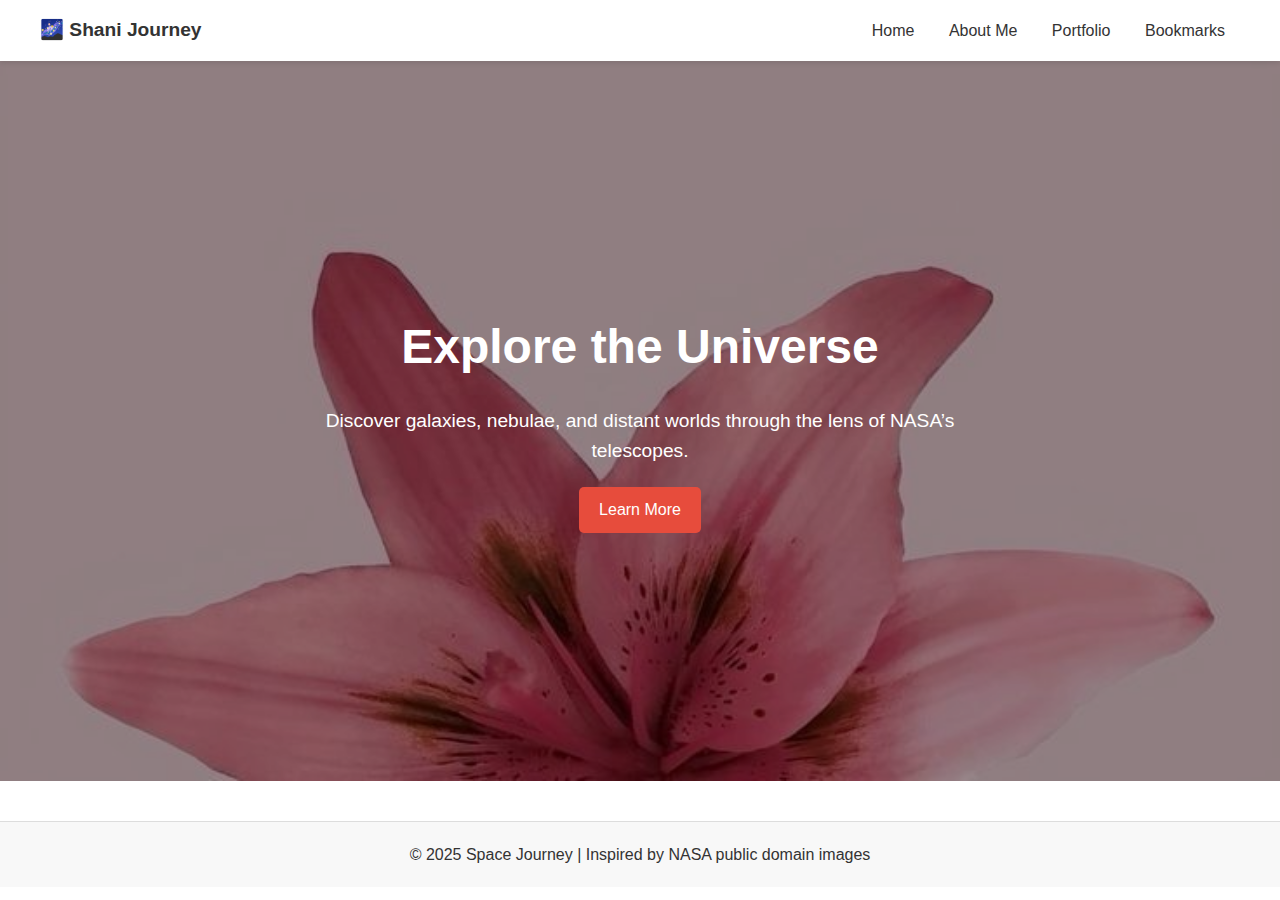
<file: index.html>
<!DOCTYPE html>
<html lang="en">
<head>
  <meta charset="UTF-8">
  <meta name="viewport" content="width=device-width, initial-scale=1.0">
  <title>Home | Travel Through Space</title>
  <link rel="stylesheet" href="styles.css">
</head>
<body>
  <header class="navbar">
    <div class="logo">🌌 Shani Journey</div>
    <nav>
      <a href="index.html">Home</a>
      <a href="about.html">About Me</a>
      <a href="portfolio.html">Portfolio</a>
      <a href="bookmarks.html">Bookmarks</a>
    </nav>
  </header>

  <section class="hero" style="background-image: url(flower2.jpeg);">
    <div class="hero-content">
      <h1>Explore the Universe</h1>
      <p>Discover galaxies, nebulae, and distant worlds through the lens of NASA’s telescopes.</p>
      <a href="about.html" class="btn">Learn More</a>
    </div>
  </section>

  <footer>
    <p>© 2025 Space Journey | Inspired by NASA public domain images</p>
  </footer>
</body>
</html>
</file>
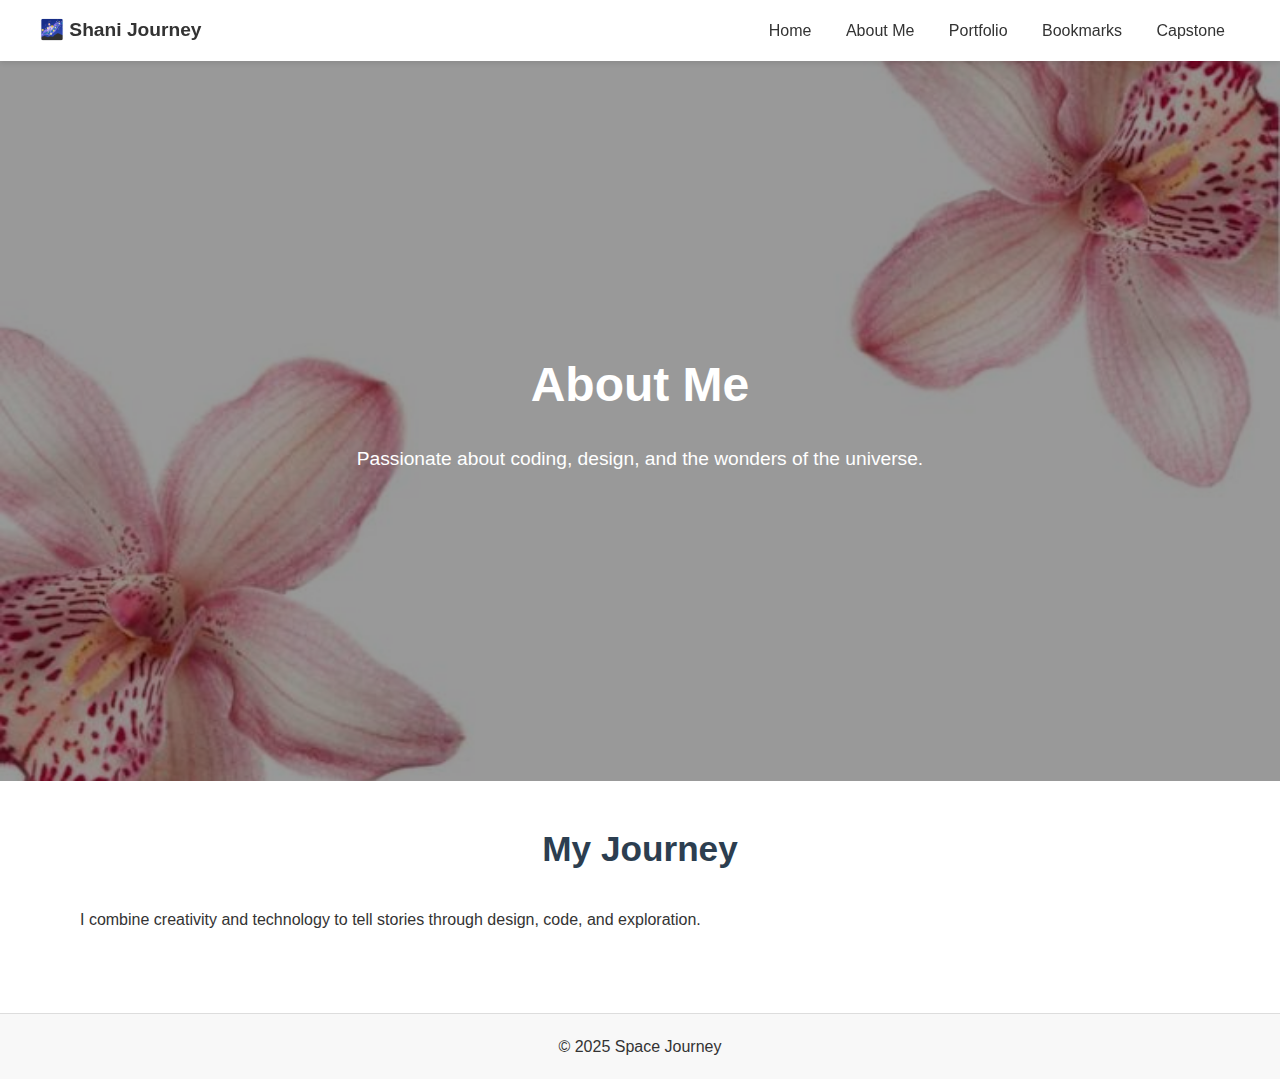
<file: about.html>
<!DOCTYPE html>
<html lang="en">
<head>
  <meta charset="UTF-8">
  <meta name="viewport" content="width=device-width, initial-scale=1.0">
  <title>About Me | Space Journey</title>
  <link rel="stylesheet" href="styles.css">
</head>
<body>
   <header class="navbar">
    <div class="logo">🌌 Shani Journey</div>
    <nav>
      <a href="index.html">Home</a>
      <a href="about.html">About Me</a>
      <a href="portfolio.html">Portfolio</a>
      <a href="bookmarks.html">Bookmarks</a>
      <a href="E-MARKETING.html">Capstone</a>
    </nav>
  </header>

  <section class="hero" style="background-image: url(flower1.jpeg);">
    <div class="hero-content">
      <h1>About Me</h1>
      <p>Passionate about coding, design, and the wonders of the universe.</p>
    </div>
  </section>

  <main class="content">
    <h2>My Journey</h2>
    <p>I combine creativity and technology to tell stories through design, code, and exploration.</p>
  </main>

  <footer>
    <p>© 2025 Space Journey</p>
  </footer>
</body>
</html>
</file>
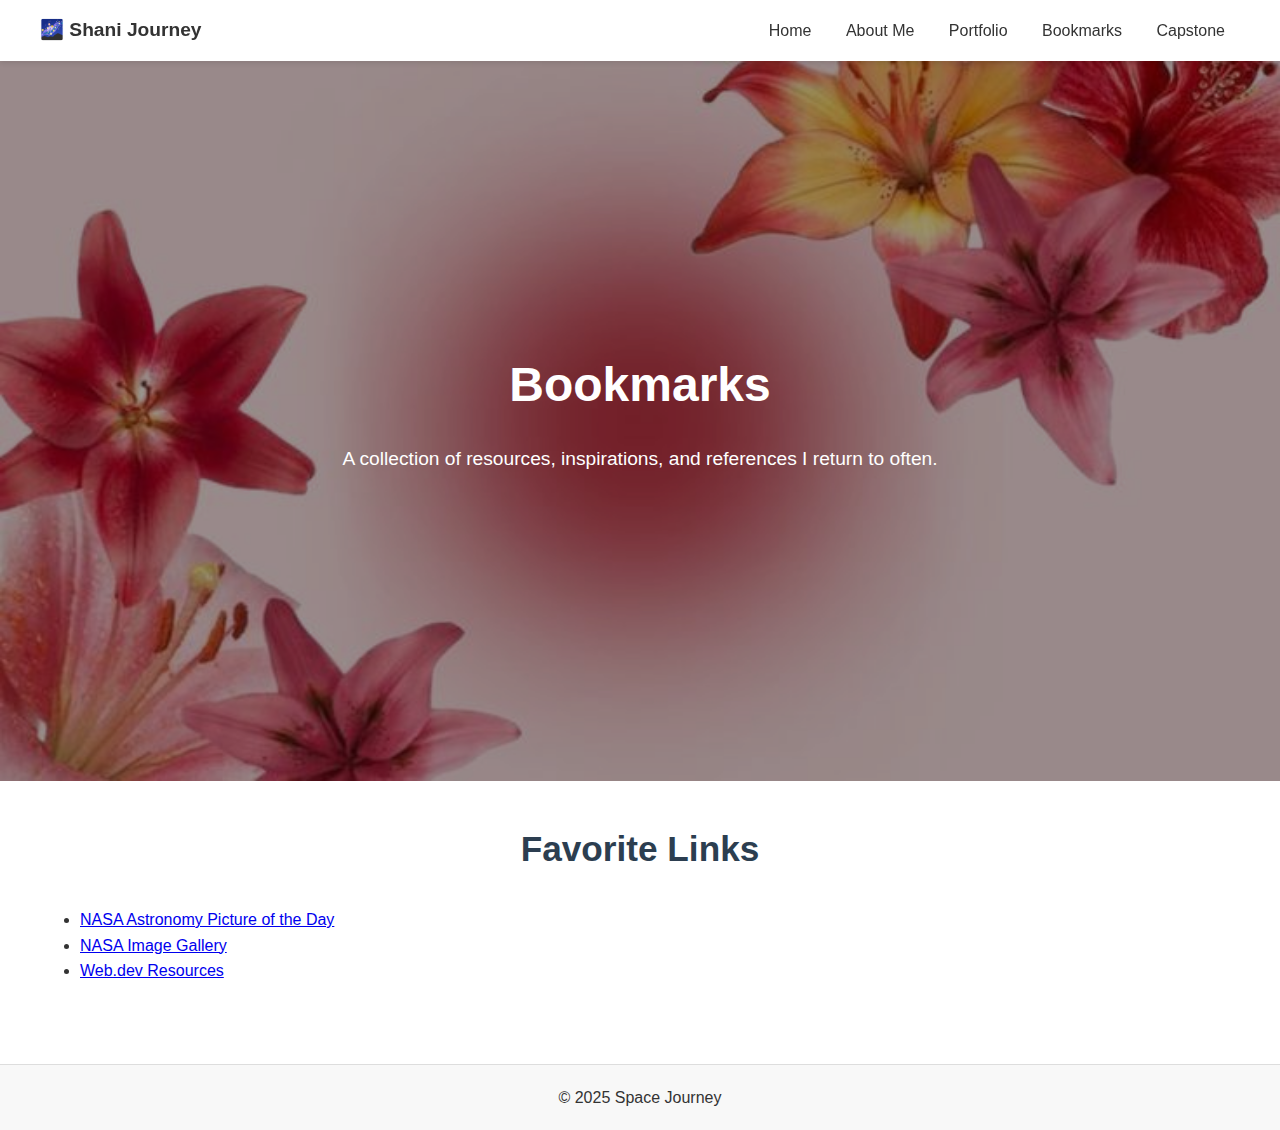
<file: bookmarks.html>
<!DOCTYPE html>
<html lang="en">
<head>
  <meta charset="UTF-8">
  <meta name="viewport" content="width=device-width, initial-scale=1.0">
  <title>Bookmarks | Space Journey</title>
  <link rel="stylesheet" href="styles.css">
</head>
<body>
   <header class="navbar">
    <div class="logo">🌌 Shani Journey</div>
    <nav>
      <a href="index.html">Home</a>
      <a href="about.html">About Me</a>
      <a href="portfolio.html">Portfolio</a>
      <a href="bookmarks.html">Bookmarks</a>
      <a href="E-MARKETING.html">Capstone</a>
    </nav>
  </header>

  <section class="hero" style="background-image: url(flower3.jpeg);">
    <div class="hero-content">
      <h1>Bookmarks</h1>
      <p>A collection of resources, inspirations, and references I return to often.</p>
    </div>
  </section>

  <main class="content">
    <h2>Favorite Links</h2>
    <ul>
      <li><a href="https://apod.nasa.gov/apod/astropix.html" target="_blank">NASA Astronomy Picture of the Day</a></li>
      <li><a href="https://www.nasa.gov/multimedia/imagegallery" target="_blank">NASA Image Gallery</a></li>
      <li><a href="https://www.web.dev/" target="_blank">Web.dev Resources</a></li>
    </ul>
  </main>

  <footer>
    <p>© 2025 Space Journey</p>
  </footer>
</body>
</html>
</file>
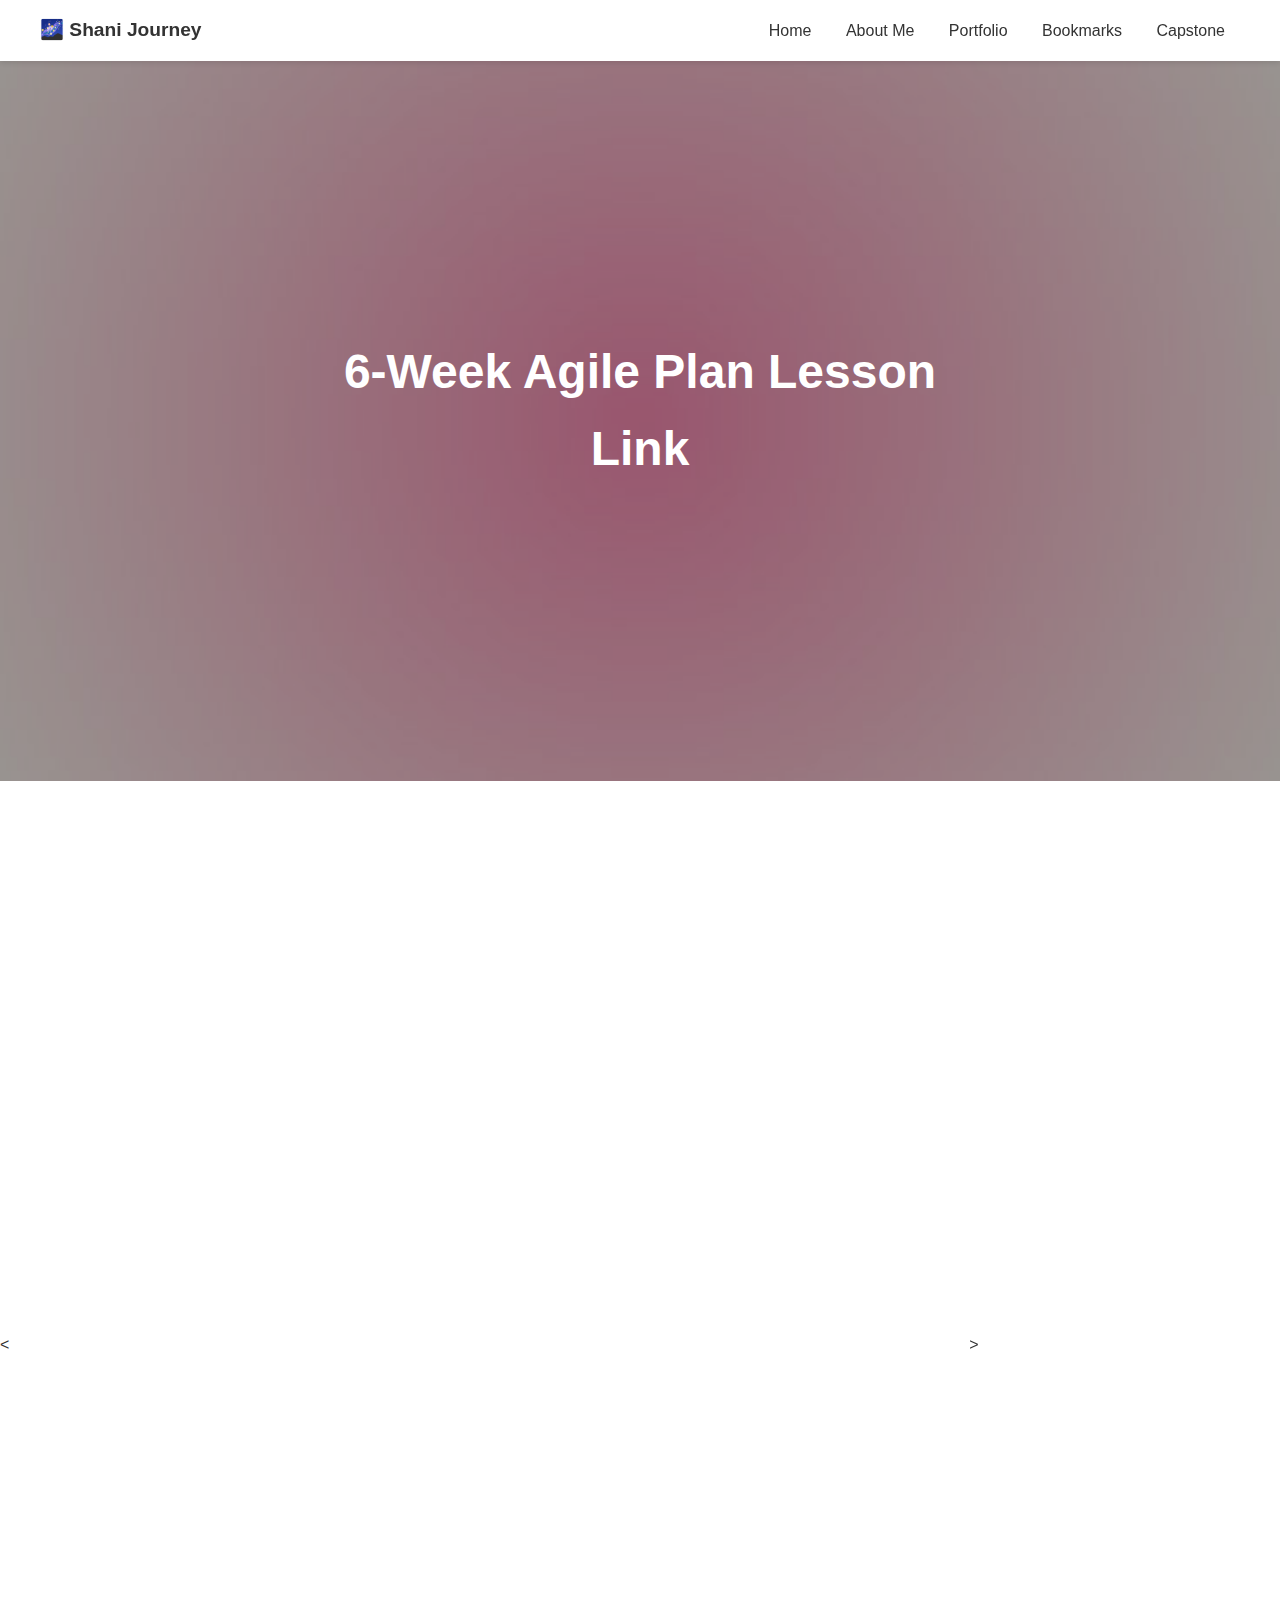
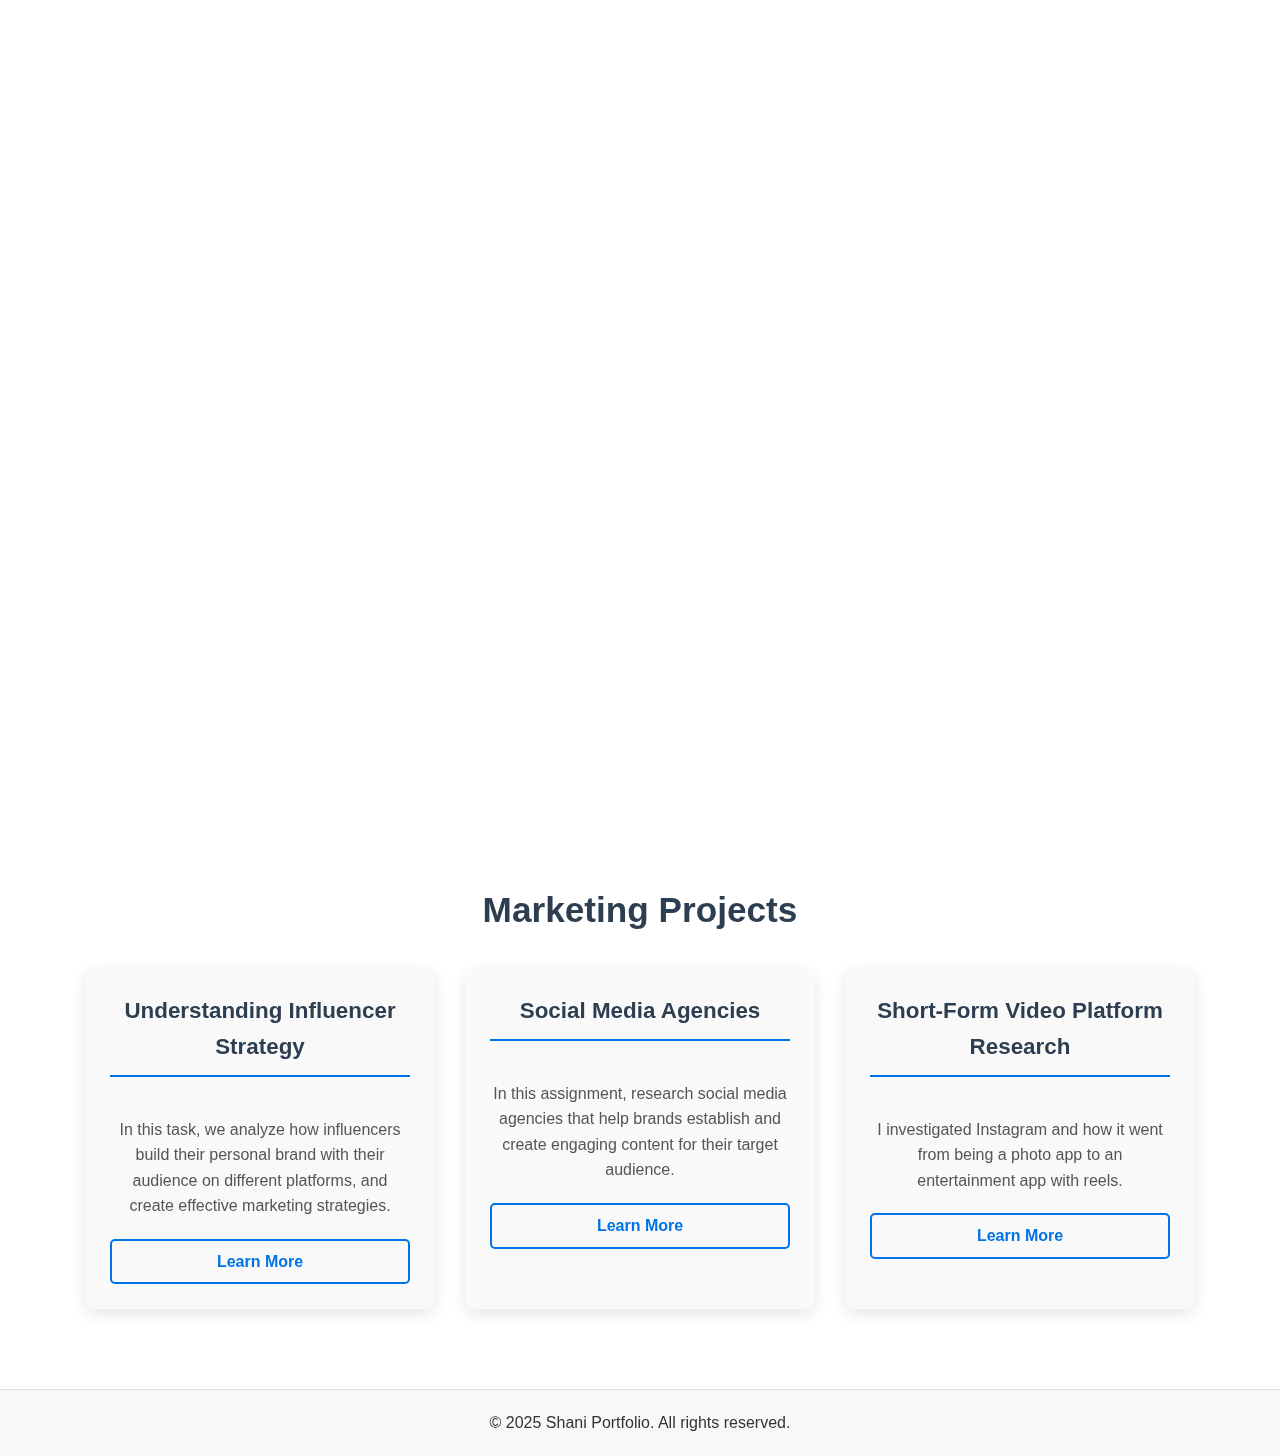
<file: E-MARKETING.html>
<!DOCTYPE html>
<html lang="en">
<head>
  <meta charset="UTF-8">
  <meta name="viewport" content="width=device-width, initial-scale=1.0">
  <title>Portfolio | Space Journey</title>
  <link rel="stylesheet" href="styles.css">
</head>
<body>
    <header class="navbar">
    <div class="logo">🌌 Shani Journey</div>
    <nav>
      <a href="index.html">Home</a>
      <a href="about.html">About Me</a>
      <a href="portfolio.html">Portfolio</a>
      <a href="bookmarks.html">Bookmarks</a>
      <a href="E-MARKETING.html">Capstone</a>
    </nav>
  </header>

  <section class="hero" style="background-image: url(pink.jpeg);">
    <div class="hero-content">
      <h1>6-Week Agile Plan Lesson Link</h1>

    </div>
  </section>

<div class="iframe-container">
<<iframe src="https://docs.google.com/presentation/d/e/2PACX-1vRyHn7TEb1SwjXXlIM10S-qrez7uOhwpYB8_eA4XkQ88E_QojFXBypDhL8K8JjLSs8cVK7xbgPBErjL/pubembed?start=false&loop=false&delayms=3000" frameborder="0" width="960" height="569" allowfullscreen="true" mozallowfullscreen="true" webkitallowfullscreen="true"></iframe>>
</div>
  <div class="iframe-container">
<iframe src="https://docs.google.com/presentation/d/e/2PACX-1vRpzBCJhff2sfEEMzfNuQj1fZ5ajIbdPqgthai18ZCHUELxOz1VCxoSVs2PKOVyCBZNVdOtMkTUhLZk/pubembed?start=false&loop=false&delayms=3000" frameborder="0" width="900" height="500" ></iframe>
  </div>
  <div class="iframe-container">
<iframe src="https://docs.google.com/presentation/d/e/2PACX-1vS-YbpCfu40qrJ1QvWVX0AlH3Sh8CoWLEjTZp_dIyTvH8cHRShGaK0nvVon5oGWvBLNHRc-gAO-GXHa/pubembed?start=false&loop=false&delayms=3000" frameborder="0" width="960" height="569" allowfullscreen="true" mozallowfullscreen="true" webkitallowfullscreen="true"></iframe>

</div>

  <main class="content">
    <h2>Marketing Projects</h2>
    <div class="projects-container">
      <!-- Project 1 -->
      <div class="project">
        <h3 class="project-title">Understanding Influencer Strategy</h3>
        <div class="social-logos">
          <a href="#" class="social-icon instagram"><i class="fab fa-instagram"></i></a>
          <a href="#" class="social-icon youtube"><i class="fab fa-youtube"></i></a>
          <a href="#" class="social-icon tiktok"><i class="fab fa-tiktok"></i></a>
        </div>
        <p class="project-description">
          In this task, we analyze how influencers build their personal brand with their audience on different platforms, and create effective marketing strategies.
        </p>
        <a href="#" class="learn-more">Learn More</a>
      </div>
      
      <!-- Project 2 -->
      <div class="project">
        <h3 class="project-title">Social Media Agencies</h3>
        <div class="social-logos">
          <a href="#" class="social-icon instagram"><i class="fab fa-instagram"></i></a>
          <a href="#" class="social-icon youtube"><i class="fab fa-youtube"></i></a>
          <a href="#" class="social-icon tiktok"><i class="fab fa-tiktok"></i></a>
        </div>
        <p class="project-description">
          In this assignment, research social media agencies that help brands establish and create engaging content for their target audience.
        </p>
        <a href="#" class="learn-more">Learn More</a>
      </div>
      
      <!-- Project 3 -->
      <div class="project">
        <h3 class="project-title">Short-Form Video Platform Research</h3>
        <div class="social-logos">
          <a href="#" class="social-icon instagram"><i class="fab fa-instagram"></i></a>
          <a href="#" class="social-icon youtube"><i class="fab fa-youtube"></i></a>
          <a href="#" class="social-icon tiktok"><i class="fab fa-tiktok"></i></a>
        </div>
        <p class="project-description">
          I investigated Instagram and how it went from being a photo app to an entertainment app with reels.
        </p>
        <a href="#" class="learn-more">Learn More</a>
      </div>
    </div>
  </main>

  

  <footer>
    <p>© 2025 Shani Portfolio. All rights reserved.</p>
  </footer>
</body>
</html>
</file>
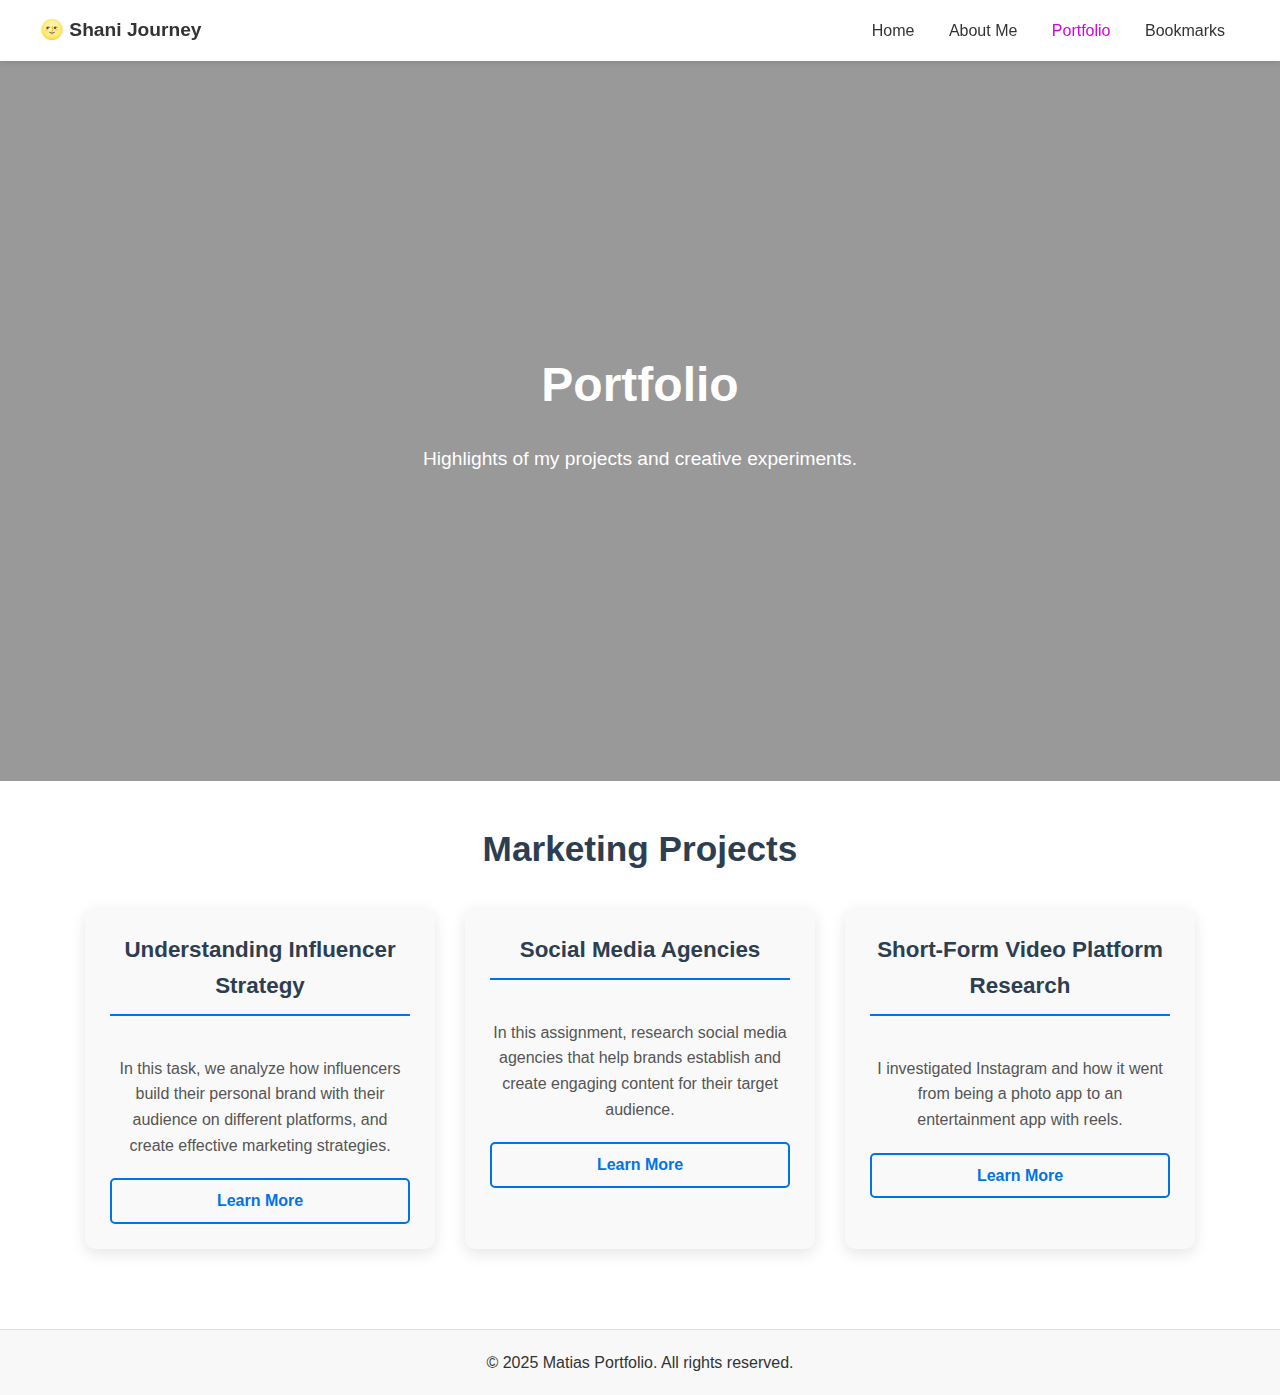
<file: influncer.html>
<!DOCTYPE html>
<html lang="en">
<head>
  <meta charset="UTF-8">
  <meta name="viewport" content="width=device-width, initial-scale=1.0">
  <title>Portfolio | Space Journey</title>
  <link rel="stylesheet" href="styles.css">
</head>
<body>
  <header class="navbar">
    <div class="logo">🌝 Shani Journey</div>
    <nav>
      <a href="index.html">Home</a>
      <a href="about.html">About Me</a>
      <a href="portfolio.html" class="active">Portfolio</a>
      <a href="bookmarks.html">Bookmarks</a>
    </nav>
  </header>

  <section class="hero" style="background-image: url('https://images-assets.nasa.gov/image/PIA04921/PIA04921~orig.jpg');">
    <div class="hero-content">
      <h1>Portfolio</h1>
      <p>Highlights of my projects and creative experiments.</p>
    </div>
  </section>

  <main class="content">
    <h2>Marketing Projects</h2>
    <div class="projects-container">
      <!-- Project 1 -->
      <div class="project">
        <h3 class="project-title">Understanding Influencer Strategy</h3>
        <div class="social-logos">
          <a href="#" class="social-icon instagram"><i class="fab fa-instagram"></i></a>
          <a href="#" class="social-icon youtube"><i class="fab fa-youtube"></i></a>
          <a href="#" class="social-icon tiktok"><i class="fab fa-tiktok"></i></a>
        </div>
        <p class="project-description">
          In this task, we analyze how influencers build their personal brand with their audience on different platforms, and create effective marketing strategies.
        </p>
        <a href="#" class="learn-more">Learn More</a>
      </div>
      
      <!-- Project 2 -->
      <div class="project">
        <h3 class="project-title">Social Media Agencies</h3>
        <div class="social-logos">
          <a href="#" class="social-icon instagram"><i class="fab fa-instagram"></i></a>
          <a href="#" class="social-icon youtube"><i class="fab fa-youtube"></i></a>
          <a href="#" class="social-icon tiktok"><i class="fab fa-tiktok"></i></a>
        </div>
        <p class="project-description">
          In this assignment, research social media agencies that help brands establish and create engaging content for their target audience.
        </p>
        <a href="#" class="learn-more">Learn More</a>
      </div>
      
      <!-- Project 3 -->
      <div class="project">
        <h3 class="project-title">Short-Form Video Platform Research</h3>
        <div class="social-logos">
          <a href="#" class="social-icon instagram"><i class="fab fa-instagram"></i></a>
          <a href="#" class="social-icon youtube"><i class="fab fa-youtube"></i></a>
          <a href="#" class="social-icon tiktok"><i class="fab fa-tiktok"></i></a>
        </div>
        <p class="project-description">
          I investigated Instagram and how it went from being a photo app to an entertainment app with reels.
        </p>
        <a href="#" class="learn-more">Learn More</a>
      </div>
    </div>
  </main>

  

  <footer>
    <p>© 2025 Matias Portfolio. All rights reserved.</p>
  </footer>
</body>
</html>
</file>
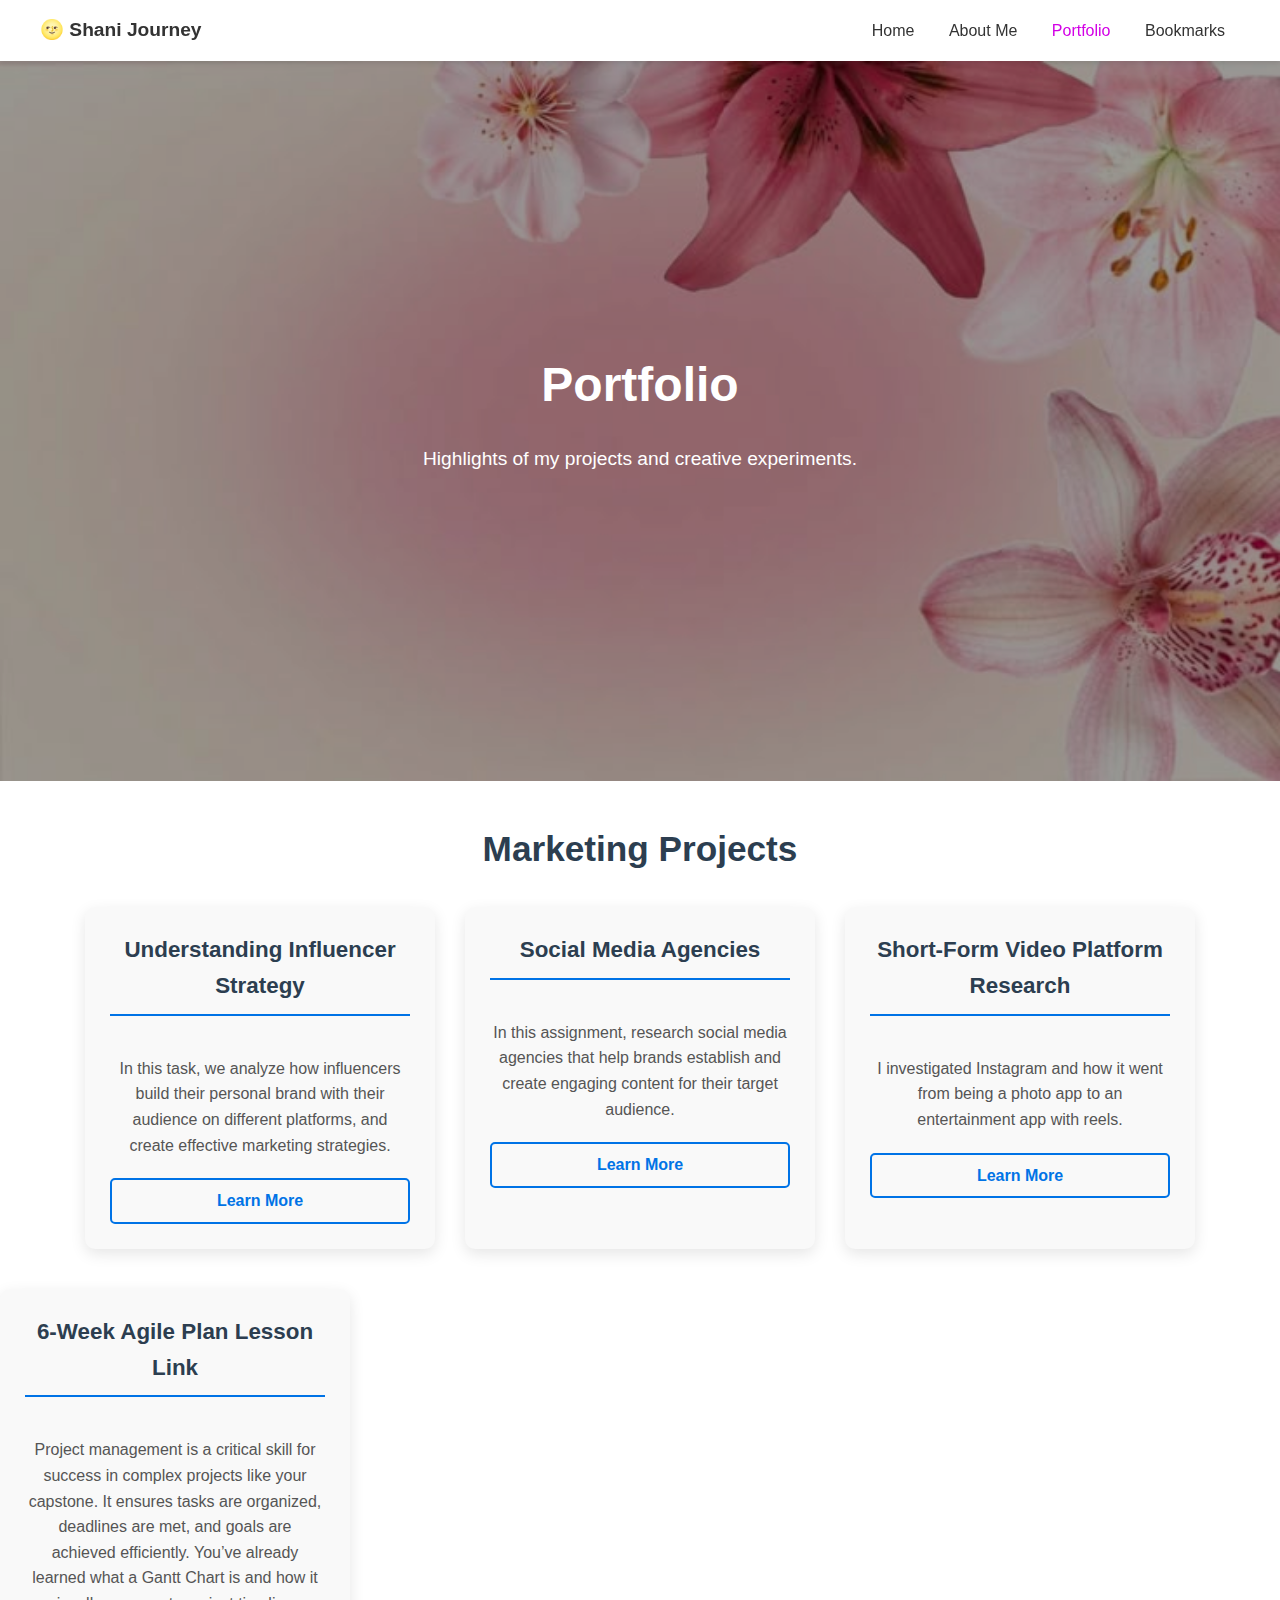
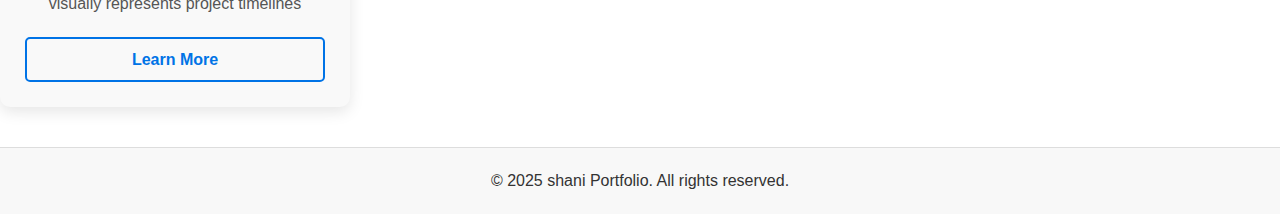
<file: portfolio.html>
<!DOCTYPE html>
<html lang="en">
<head>
  <meta charset="UTF-8">
  <meta name="viewport" content="width=device-width, initial-scale=1.0">
  <title>Portfolio | Space Journey</title>
  <link rel="stylesheet" href="styles.css">
</head>
<body>
  <header class="navbar">
    <div class="logo">🌝 Shani Journey</div>
    <nav>
      <a href="index.html">Home</a>
      <a href="about.html">About Me</a>
      <a href="portfolio.html" class="active">Portfolio</a>
      <a href="bookmarks.html">Bookmarks</a>
    </nav>
  </header>

  <section class="hero" style="background-image: url(flower4.jpeg);">
    <div class="hero-content">
      <h1>Portfolio</h1>
      <p>Highlights of my projects and creative experiments.</p>
    </div>
  </section>

  <main class="content">
    <h2>Marketing Projects</h2>
    <div class="projects-container">
      <!-- Project 1 -->
      <div class="project">
        <h3 class="project-title">Understanding Influencer Strategy</h3>
        <div class="social-logos">
          <a href="#" class="social-icon instagram"><i class="fab fa-instagram"></i></a>
          <a href="#" class="social-icon youtube"><i class="fab fa-youtube"></i></a>
          <a href="#" class="social-icon tiktok"><i class="fab fa-tiktok"></i></a>
        </div>
        <p class="project-description">
          In this task, we analyze how influencers build their personal brand with their audience on different platforms, and create effective marketing strategies.
        </p>
        <a href="influncer.html" class="learn-more">Learn More</a>
      </div>
      
      <!-- Project 2 -->
      <div class="project">
        <h3 class="project-title">Social Media Agencies</h3>
        <div class="social-logos">
          <a href="#" class="social-icon instagram"><i class="fab fa-instagram"></i></a>
          <a href="#" class="social-icon youtube"><i class="fab fa-youtube"></i></a>
          <a href="#" class="social-icon tiktok"><i class="fab fa-tiktok"></i></a>
        </div>
        <p class="project-description">
          In this assignment, research social media agencies that help brands establish and create engaging content for their target audience.
        </p>
        <a href="marketing.html" class="learn-more">Learn More</a>
      </div>
      
      <!-- Project 3 -->
      <div class="project">
        <h3 class="project-title">Short-Form Video Platform Research</h3>
        <div class="social-logos">
          <a href="#" class="social-icon instagram"><i class="fab fa-instagram"></i></a>
          <a href="#" class="social-icon youtube"><i class="fab fa-youtube"></i></a>
          <a href="#" class="social-icon tiktok"><i class="fab fa-tiktok"></i></a>
        </div>
        <p class="project-description">
          I investigated Instagram and how it went from being a photo app to an entertainment app with reels.
        </p>
        <a href="Platform.html" class="learn-more">Learn More</a>
      </div>
    </div>
  </main>

  <div class="project">
        <h3 class="project-title">6-Week Agile Plan Lesson Link</h3>
        <div class="social-logos">
          <a href="#" class="social-icon instagram"><i class="fab fa-instagram"></i></a>
          <a href="#" class="social-icon youtube"><i class="fab fa-youtube"></i></a>
          <a href="#" class="social-icon tiktok"><i class="fab fa-tiktok"></i></a>
        </div>
        <p class="project-description">
         Project management is a critical skill for success in complex projects like your capstone. It ensures tasks are organized, deadlines are met, and goals are achieved efficiently. You’ve already learned what a Gantt Chart is and how it visually represents project timelines
        </p>
        <a href="E-MARKETING.html" class="learn-more">Learn More</a>
      </div>
    </div>
  </main>

  <footer>
    <p>© 2025 shani Portfolio. All rights reserved.</p>
  </footer>
</body>
</html>
</file>
<file: styles.css>
/* Your existing CSS with additions for the project divs */
    * {
      margin: 0;
      padding: 0;
      box-sizing: border-box;
    }

    body {
      font-family: "Segoe UI", Arial, sans-serif;
      line-height: 1.6;
      background: #fff;
      color: #333;
    }

    /* Navbar */
    .navbar {
      display: flex;
      justify-content: space-between;
      align-items: center;
      padding: 15px 40px;
      background: white;
      box-shadow: 0 2px 5px rgba(0,0,0,0.1);
      position: sticky;
      top: 0;
      z-index: 1000;
    }

    .navbar .logo {
      font-weight: bold;
      font-size: 1.2rem;
    }

    .navbar nav a {
      margin: 0 15px;
      text-decoration: none;
      color: #333;
      font-weight: 500;
      transition: color 0.3s;
    }

    .navbar nav a:hover,
    .navbar nav a.active {
      color: #D300E6;
    }

    /* Hero Section */
    .hero {
      height: 80vh;
      background-size: cover;
      background-position: center;
      display: flex;
      align-items: center;
      justify-content: center;
      text-align: center;
      color: white;
      position: relative;
    }

    .hero::after {
      content: "";
      position: absolute;
      inset: 0;
      background: rgba(0,0,0,0.4);
    }

    .hero-content {
      position: relative;
      z-index: 1;
      max-width: 700px;
      padding: 20px;
    }

    .hero h1 {
      font-size: 3rem;
      margin-bottom: 20px;
    }

    .hero p {
      font-size: 1.2rem;
      margin-bottom: 20px;
    }

    .btn {
      display: inline-block;
      background: #e74c3c;
      color: white;
      padding: 10px 20px;
      border-radius: 5px;
      text-decoration: none;
      transition: background 0.3s ease;
    }

    .btn:hover {
      background: #c0392b;
    }

    /* Main content */
    .content {
      padding: 40px;
      max-width: 1200px;
      margin: auto;
    }

    .content h2 {
      color: #2c3e50;
      margin-bottom: 30px;
      text-align: center;
      font-size: 2.2rem;
    }

    /* Project Styles - New Additions */
    .projects-container {
      display: flex;
      flex-wrap: wrap;
      justify-content: center;
      gap: 30px;
      margin-top: 30px;
    }

    .project {
      background: #f9f9f9;
      border-radius: 10px;
      padding: 25px;
      width: 100%;
      max-width: 350px;
      box-shadow: 0 5px 15px rgba(0, 0, 0, 0.1);
      transition: transform 0.3s, box-shadow 0.3s;
    }

    .project:hover {
      transform: translateY(-5px);
      box-shadow: 0 10px 25px rgba(0, 0, 0, 0.15);
    }

    .project-title {
      font-size: 1.4rem;
      margin-bottom: 20px;
      color: #2c3e50;
      text-align: center;
      border-bottom: 2px solid #0073e6;
      padding-bottom: 10px;
    }

    .social-logos {
      display: flex;
      justify-content: center;
      gap: 20px;
      margin-bottom: 20px;
    }

    .social-icon {
      font-size: 2.2rem;
      color: #555;
      transition: color 0.3s, transform 0.3s;
    }

    .instagram:hover {
      color: #e1306c;
      transform: scale(1.1);
    }

    .youtube:hover {
      color: #ff0000;
      transform: scale(1.1);
    }

    .tiktok:hover {
      color: #000000;
      transform: scale(1.1);
    }

    .project-description {
      color: #555;
      font-size: 1rem;
      text-align: center;
      margin-bottom: 20px;
      line-height: 1.6;
    }

    .learn-more {
      display: block;
      text-align: center;
      color: #0073e6;
      text-decoration: none;
      font-weight: 600;
      padding: 8px 15px;
      border: 2px solid #0073e6;
      border-radius: 5px;
      transition: background-color 0.3s, color 0.3s;
    }

    .learn-more:hover {
      background-color: #0073e6;
      color: #ffffff;
    }

    /* Footer */
    footer {
      text-align: center;
      padding: 20px;
      background: #f8f8f8;
      margin-top: 40px;
      border-top: 1px solid #ddd;
    }

    /* Responsive */
    @media (max-width: 768px) {
      .navbar {
        flex-direction: column;
      }

      .hero h1 {
        font-size: 2rem;
      }

      .hero p {
        font-size: 1rem;
      }
      
      .projects-container {
        flex-direction: column;
        align-items: center;
      }
      
      .project {
        width: 100%;
        max-width: 100%;
      }
    }
</file>
